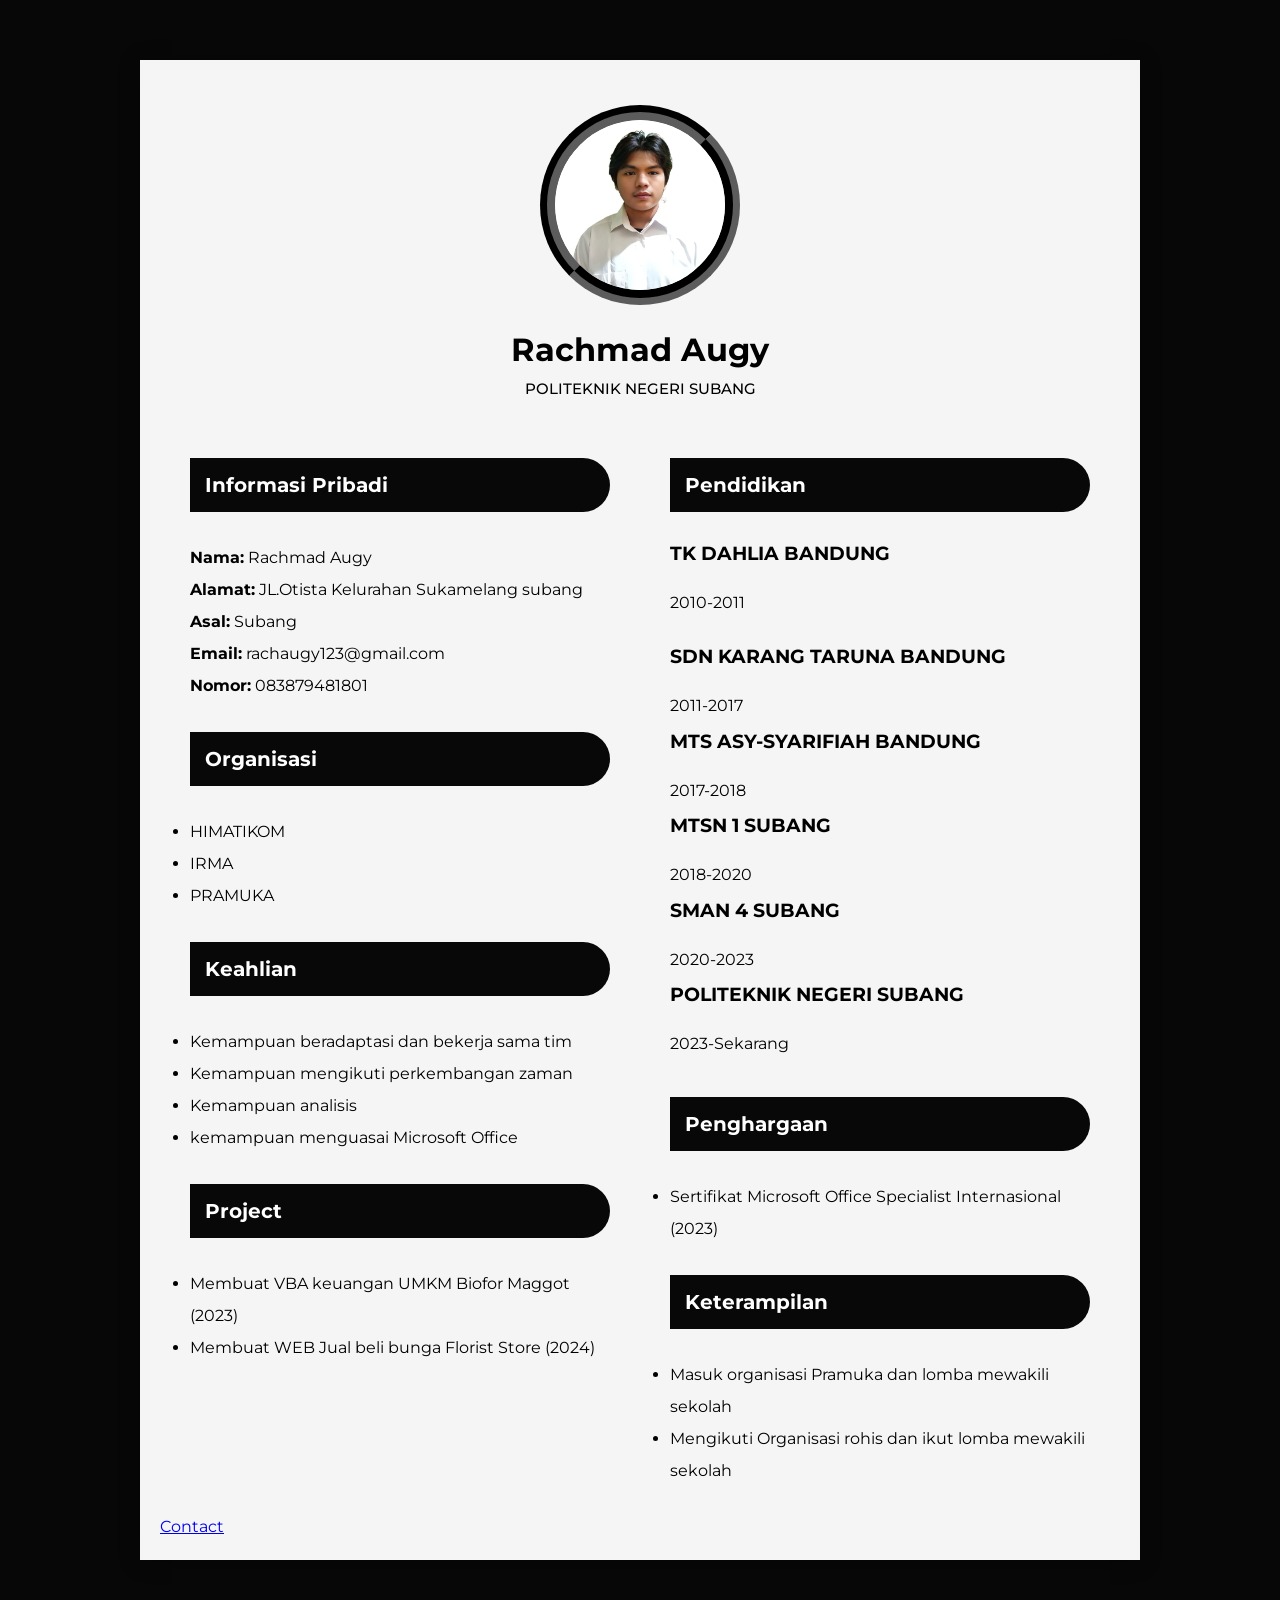
<file: index.html>
<!DOCTYPE html>
<html lang="en">
<!-- divinectorweb.com -->
<head>
    <meta charset="UTF-8"> 
    <meta http-equiv="X-UA-Compatible" content="IE=edge">
    <meta name="viewport" content="width=device-width, initial-scale=1.0">
    <title>CV Rachmad Augy</title>
    <link href="https://fonts.googleapis.com/css2?family=Montserrat:wght@400;500&display=swap" rel="stylesheet">
    <link rel="stylesheet" href="style.css">
</head>
<body>    
    <div class="container">
      <div class="header">
        <div class="img-area">
            <img src="fotoaugy.jpeg" alt="">
        </div>
        <h1>Rachmad Augy</h1>
        <h3>Politeknik Negeri Subang</h3>
      </div>

      <div class="main">
        <div class="left">
          <h2>Informasi Pribadi</h2>
          <p><strong>Nama:</strong> Rachmad Augy</p>
          <p><strong>Alamat:</strong> JL.Otista Kelurahan Sukamelang subang</p>
          <p><strong>Asal:</strong> Subang</p>
          <p><strong>Email:</strong> rachaugy123@gmail.com</p>
          <p><strong>Nomor:</strong> 083879481801</p>
          <h2>Organisasi</h2>
          <ul>
            <li>HIMATIKOM</li>
            <li>IRMA</li>
            <li>PRAMUKA</li>
          </ul>
          <h2>Keahlian</h2>
          <ul>
            <li>Kemampuan beradaptasi dan bekerja sama tim</li>
            <li>Kemampuan mengikuti perkembangan zaman</li>
            <li>Kemampuan analisis</li>
            <li>kemampuan menguasai Microsoft Office</li>
          </ul>
          <h2>Project</h2>
          <ul>
            <li>Membuat VBA keuangan UMKM Biofor Maggot (2023)</li>
            <li>Membuat WEB Jual beli bunga Florist Store (2024)</li>
          </ul>
        </div>
        
        <div class="right">
            <h2>Pendidikan</h2>
            <h3>TK DAHLIA BANDUNG</h3>
            <p>2010-2011</p> <br>
            <h3>SDN KARANG TARUNA BANDUNG</h3>
            <p>2011-2017</p>
            <h3>MTS ASY-SYARIFIAH BANDUNG</h3>
            <P>2017-2018</P>
            <h3>MTSN 1 SUBANG</h3>
            <p>2018-2020</p>
            <h3>SMAN 4 SUBANG</h3>
            <p>2020-2023</p>
            <h3>POLITEKNIK NEGERI SUBANG</h3>
            <p>2023-Sekarang</p>

            <h2>Penghargaan</h2>
            <ul>
              <li>Sertifikat Microsoft Office Specialist Internasional (2023)</li>
            </ul>

            <h2>Keterampilan</h2>
            <ul>
              <li>Masuk organisasi Pramuka dan lomba mewakili sekolah</li>
              <li>Mengikuti Organisasi rohis dan ikut lomba mewakili sekolah</li>
            </ul>
        </div>
      </div>
      <p><a href="contact.html">Contact</a></p>
    </div>
</body>
</html>
</file>
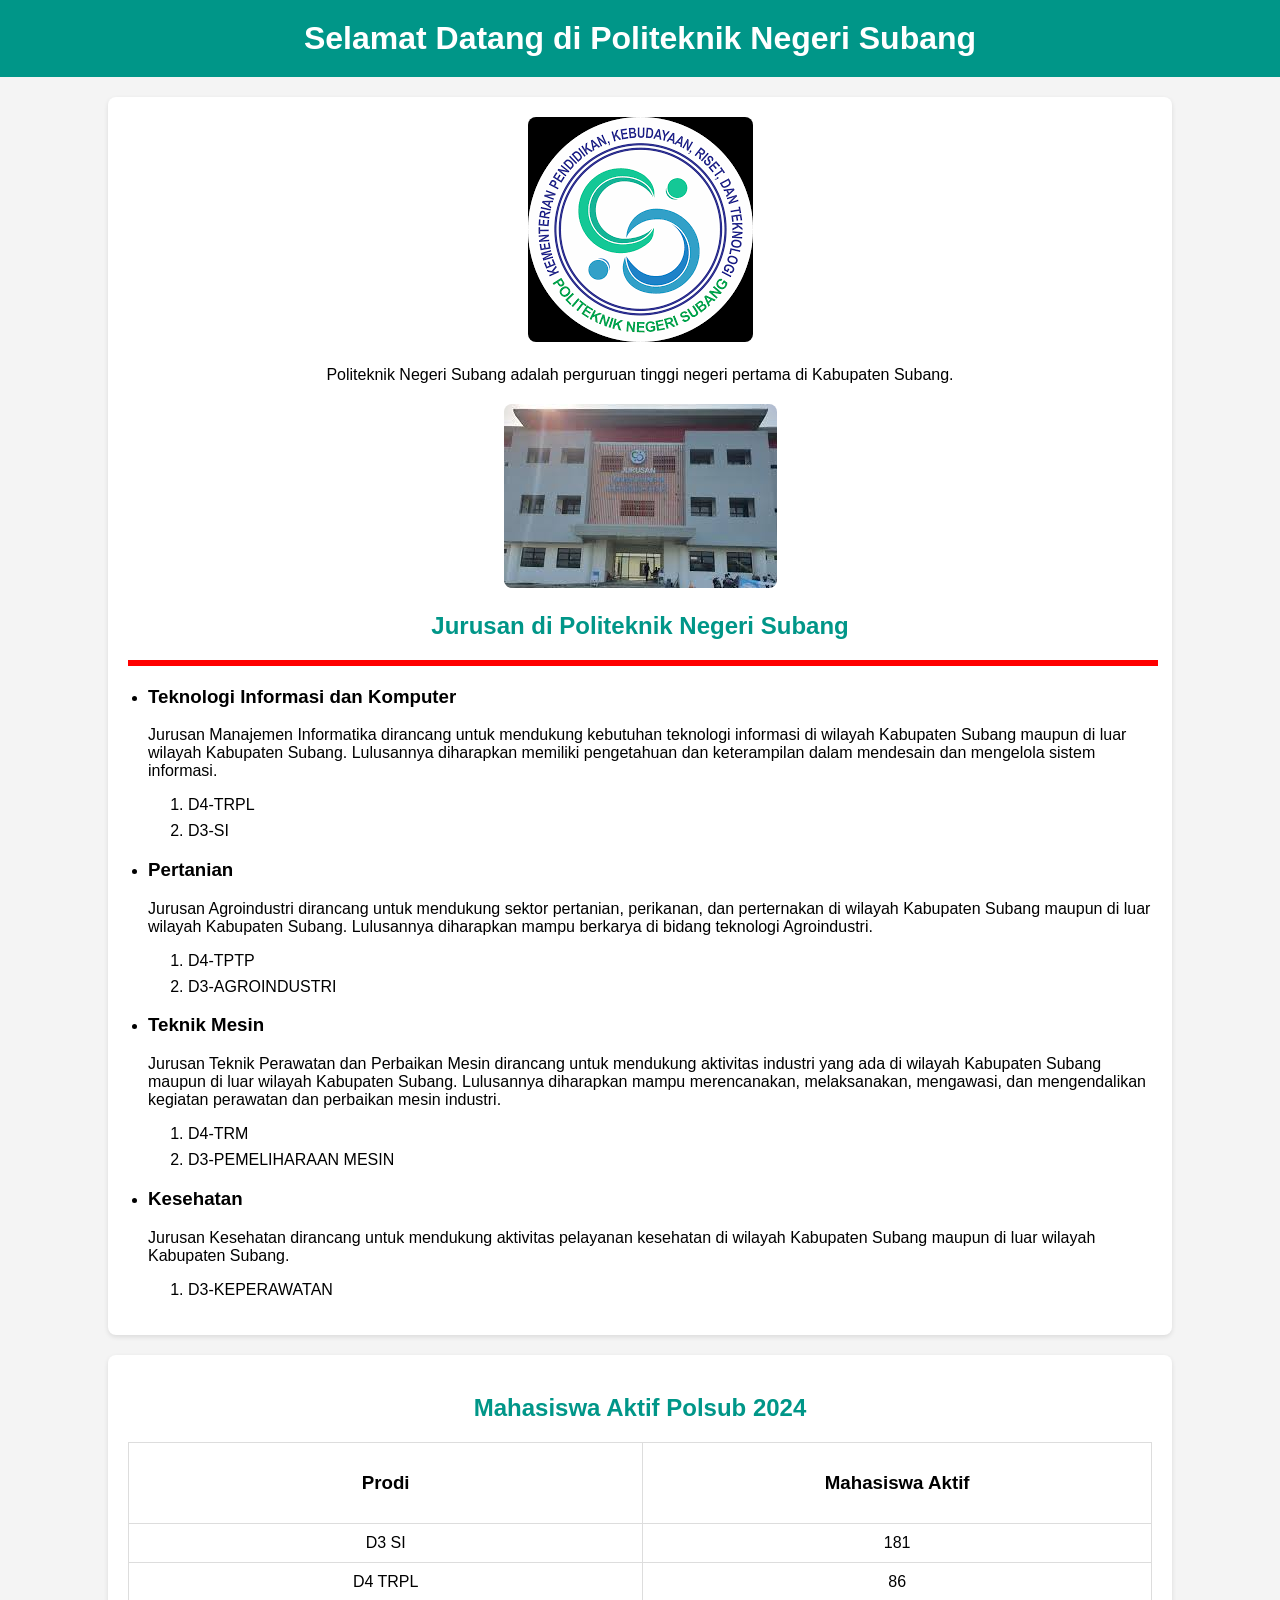
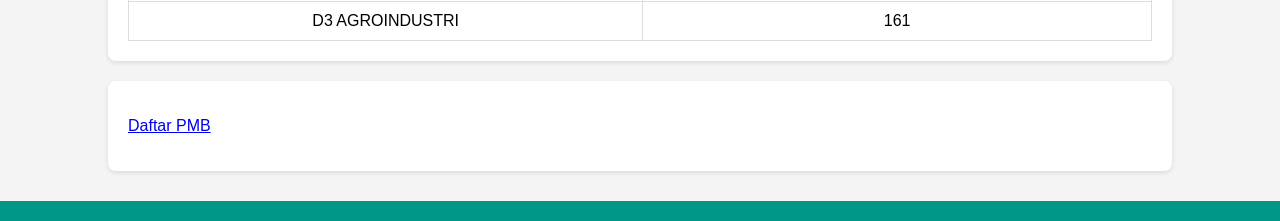
<file: pertemuan1/index.html>
<!DOCTYPE html>
<html lang="en"> 
    <head>
        <meta charset="UTF-8">
        <meta name="viewport" content="width=device-width, initial-scale=1.0">
        <title>Latihan 1 - Politeknik Negeri Subang</title>
        <style>
            body {
                font-family: Arial, sans-serif;
                margin: 0;
                padding: 0;
                background-color: #f4f4f4;
            }

            header {
                text-align: center;
                background-color: #009688;
                color: white;
                padding: 20px 0;
            }

            header h1 {
                margin: 0;
            }

            .container {
                width: 80%;
                margin: 20px auto;
                padding: 20px;
                background-color: white;
                box-shadow: 0 2px 5px rgba(0, 0, 0, 0.1);
                border-radius: 8px;
            }

            img {
                max-width: 100%;
                height: auto;
                border-radius: 8px;
            }

            .content {
                text-align: center;
                line-height: 1.6;
            }

            h2 {
                color: #009688;
                font-size: 24px;
                text-align: center;
            }

            ul {
                padding-left: 20px;
            }

            ol {
                padding-left: 40px;
            }

            li {
                margin-bottom: 8px;
            }

            .link img {
                border-radius: 8px;
                transition: transform 0.3s ease;
            }

            .link img:hover {
                transform: scale(1.05);
            }

            table {
                width: 100%;
                margin-top: 20px;
                border-collapse: collapse;
            }

            th, td {
                padding: 10px;
                text-align: center;
                border: 1px solid #ddd;
            }

            th {
                background-color: #009688;
                color: white;
            }

            footer {
                text-align: center;
                padding: 10px 0;
                background-color: #009688;
                color: white;
                margin-top: 30px;
            }
        </style>
    </head>
    <body>
        <header>
            <h1>Selamat Datang di Politeknik Negeri Subang</h1>
        </header>

        <div class="container" >
            <div style="text-align: center;">
                <img src="/asset/polsub.png" height="300px" alt="Logo Politeknik Negeri Subang" >
                <p class="content">Politeknik Negeri Subang adalah perguruan tinggi negeri pertama di Kabupaten Subang.</p>
            </div>
            <div style="text-align: center;">
                <div class="link">
                    <a href="https://polsub.ac.id/" target="_blank">
                        <img src="/asset/JMI.jpg" height="300px" alt="Kunjungi website kami!">
                    </a>
                </div>
            </div>

            <h2>Jurusan di Politeknik Negeri Subang</h2>
            <hr style="width: 100%; margin: 20px auto; border: 3px solid red;">

            <ul>
                <li>
                    <h3>Teknologi Informasi dan Komputer</h3>
                    <p>Jurusan Manajemen Informatika dirancang untuk mendukung kebutuhan teknologi informasi di wilayah Kabupaten Subang maupun di luar wilayah Kabupaten Subang. Lulusannya diharapkan memiliki pengetahuan dan keterampilan dalam mendesain dan mengelola sistem informasi.</p>
                    <ol>
                        <li>D4-TRPL</li>
                        <li>D3-SI</li>
                    </ol>
                </li>

                <li>
                    <h3>Pertanian</h3>
                    <p>Jurusan Agroindustri dirancang untuk mendukung sektor pertanian, perikanan, dan perternakan di wilayah Kabupaten Subang maupun di luar wilayah Kabupaten Subang. Lulusannya diharapkan mampu berkarya di bidang teknologi Agroindustri.</p>
                    <ol>
                        <li>D4-TPTP</li>
                        <li>D3-AGROINDUSTRI</li>
                    </ol>
                </li>

                <li>
                    <h3>Teknik Mesin</h3>
                    <p>Jurusan Teknik Perawatan dan Perbaikan Mesin dirancang untuk mendukung aktivitas industri yang ada di wilayah Kabupaten Subang maupun di luar wilayah Kabupaten Subang. Lulusannya diharapkan mampu merencanakan, melaksanakan, mengawasi, dan mengendalikan kegiatan perawatan dan perbaikan mesin industri.</p>
                    <ol>
                        <li>D4-TRM</li>
                        <li>D3-PEMELIHARAAN MESIN</li>
                    </ol>
                </li>

                <li>
                    <h3>Kesehatan</h3>
                    <p>Jurusan Kesehatan dirancang untuk mendukung aktivitas pelayanan kesehatan di wilayah Kabupaten Subang maupun di luar wilayah Kabupaten Subang.</p>
                    <ol>
                        <li>D3-KEPERAWATAN</li>
                    </ol>
                </li>
            </ul>
        </div>

        <div class="container">
            <h2>Mahasiswa Aktif Polsub 2024</h2>
            <table>
                <tr>
                    <td><h3>Prodi</h3></td>
                    <td><h3>Mahasiswa Aktif</h3></td>
                </tr>
                <tr>
                    <td>D3 SI</td>
                    <td>181</td>
                </tr>
                <tr>
                    <td>D4 TRPL</td>
                    <td>86</td>
                </tr>
                <tr>
                    <td>D3 AGROINDUSTRI</td>
                    <td>161</td>
                </tr>
            </table>
        </div>

        <div class="container">
            <p><a href="FormulirPendaftaranOnline.html">Daftar PMB</a></p>
        </div>

        <footer>
        </footer>
    </body>
</html>
</file>
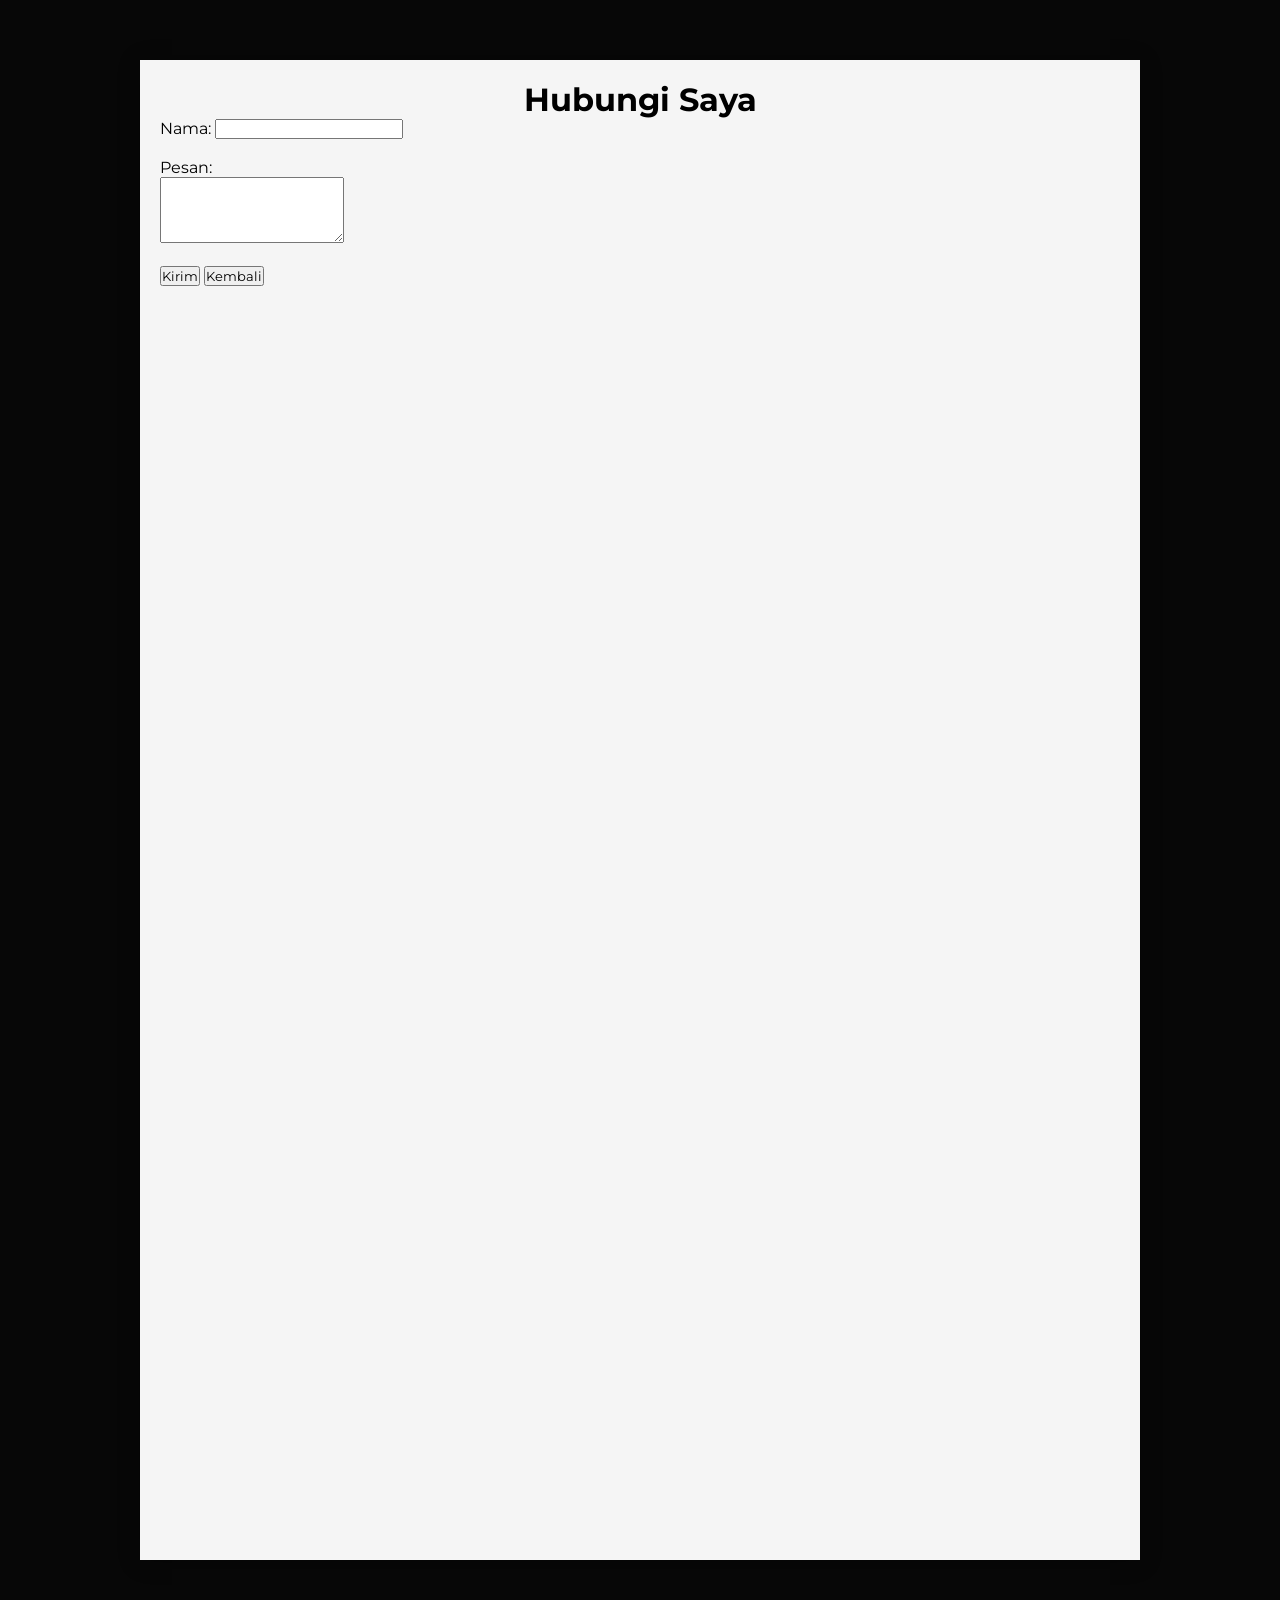
<file: contact.html>
<!DOCTYPE html>
<html lang="id">
<head>
    <meta charset="UTF-8">
    <meta name="viewport" content="width=device-width, initial-scale=1.0">
    <title>Kontak - Rachmad Augy</title>
    <link href="https://fonts.googleapis.com/css2?family=Montserrat:wght@400;500&display=swap" rel="stylesheet">
    <link rel="stylesheet" href="style.css">
</head>
<body>
    <div class="container">
    <h1 style="text-align: center;">Hubungi Saya</h1>
    <form action="mailto:emailanda@example.com" method="post">
        <label for="nama">Nama:</label>
        <input type="text" id="nama" name="nama" required><br><br>
 
        <label for="pesan">Pesan:</label><br>
        <textarea id="pesan" name="pesan" rows="4" required></textarea><br><br>
 
        <input type="submit" value="Kirim">
        <a href="index.html"><button type="button">Kembali</button></a>
    </form>
    </div>
</body>
</html>
</file>
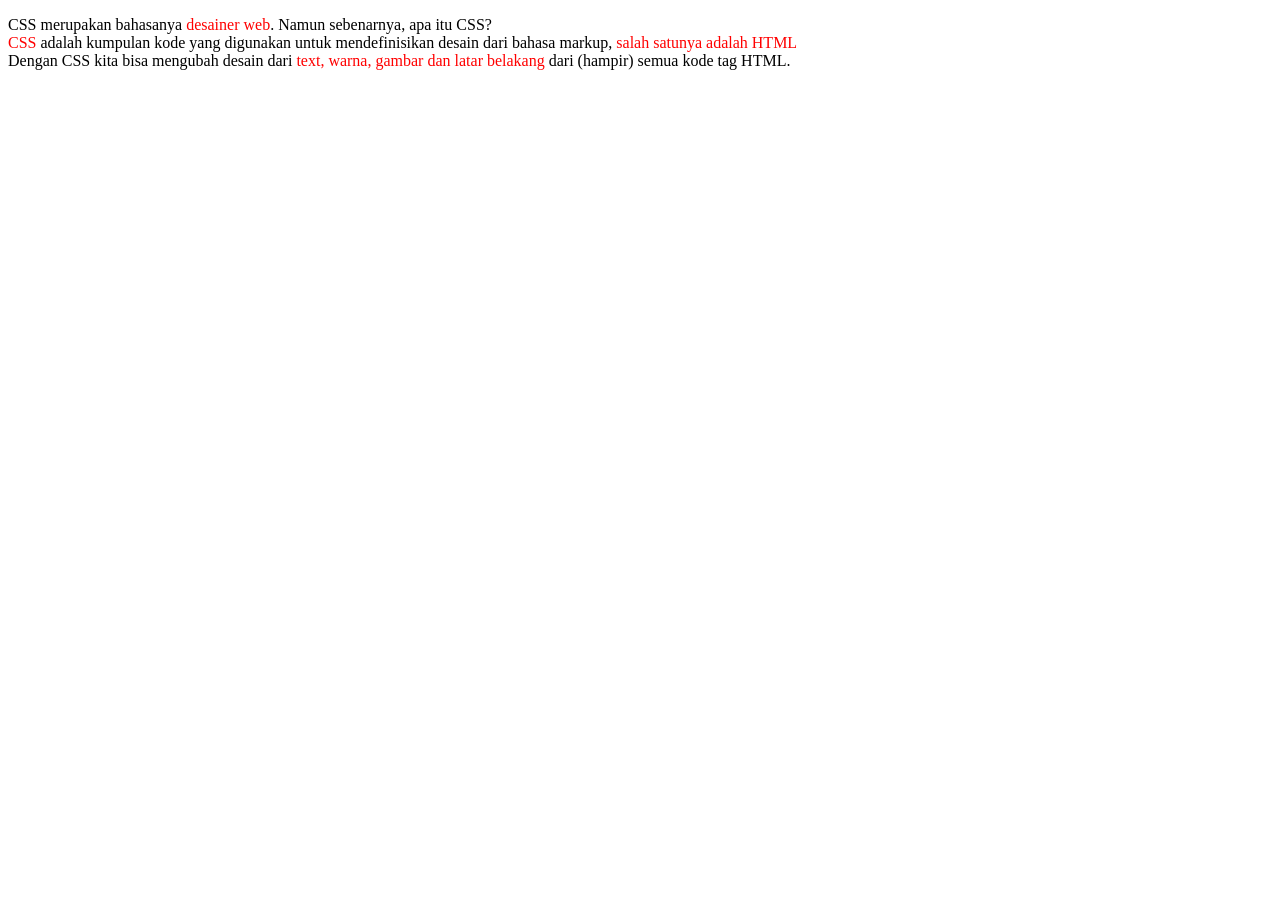
<file: Latihan2.1.html>
<!DOCTYPE html>
<html>
    <head>
        <title>Test Tag Font HTML</title>
    </head>
    <body>
        <p>
            CSS merupakan bahasanya <font color="red">desainer web</font>.
            Namun sebenarnya, apa itu CSS?
            <br/>
            <font color = "red">CSS</font> adalah kumpulan kode yang digunakan untuk mendefinisikan desain dari bahasa markup,
            <font color="red">salah satunya adalah HTML</font>
            <br/>
            Dengan CSS kita bisa mengubah desain dari
            <font color="red">text, warna, gambar dan latar belakang</font>
            dari (hampir) semua kode tag HTML.
        </p>
    </body>
</html>
</file>
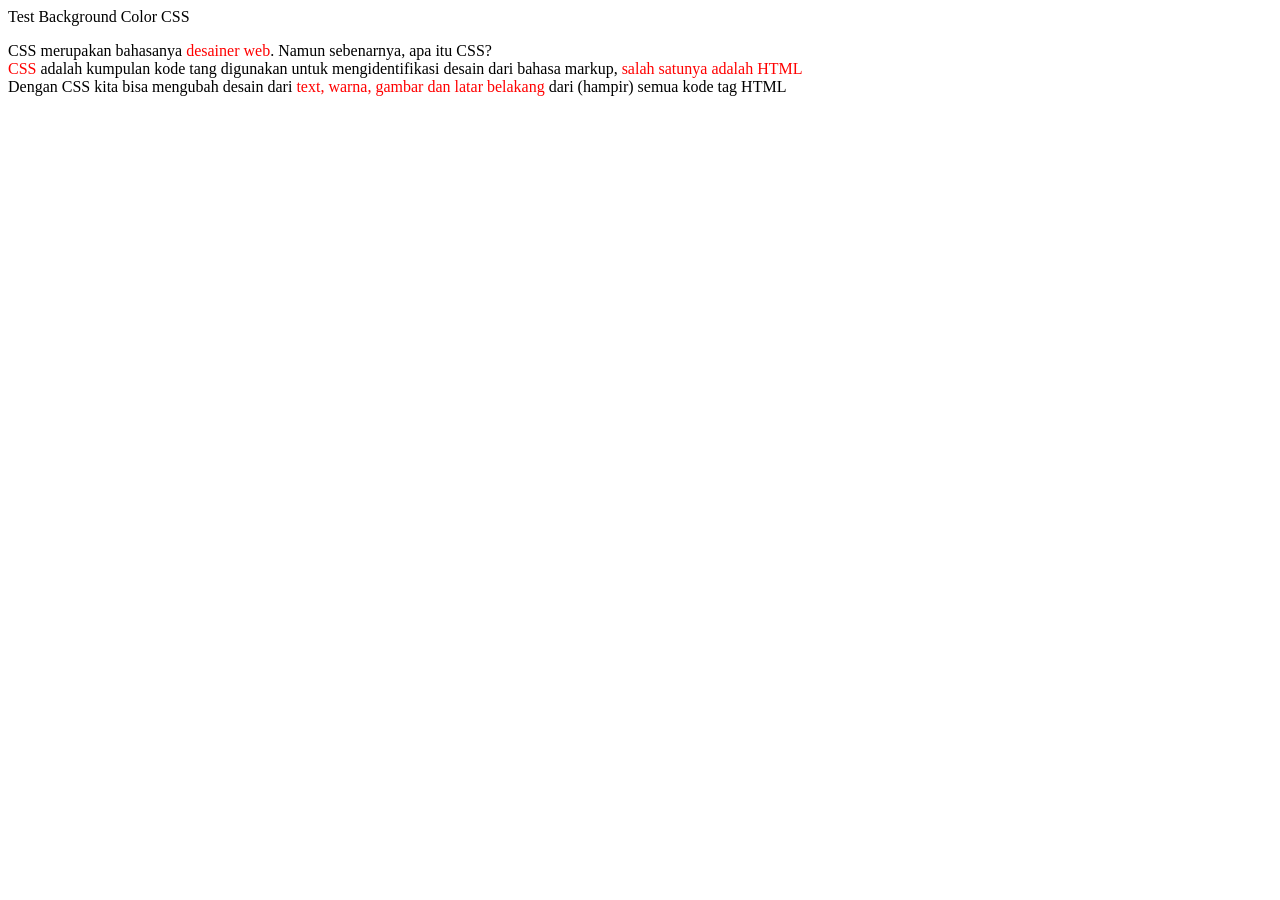
<file: Latihan2.2.html>
<!DOCTYPE html>
<html lang="en">
<head>
<tittle>Test Background Color CSS</tittle>
<style type="text/css">
    .warna {
        color: red;
    }
</style>
</head>
<body>
    <p>
        CSS merupakan bahasanya <span class=warna>desainer web</span>. 
        Namun sebenarnya, apa itu CSS?
        <br/>
        <span class=warna>CSS </span> adalah kumpulan kode tang digunakan untuk mengidentifikasi desain dari bahasa markup,
        <span class=warna>salah satunya adalah HTML</span>
        <br/>
        Dengan CSS kita bisa mengubah desain dari 
        <span class=warna> text, warna, gambar dan latar belakang</span>
        dari (hampir) semua kode tag HTML
    </p>
</body>
</html>
</file>
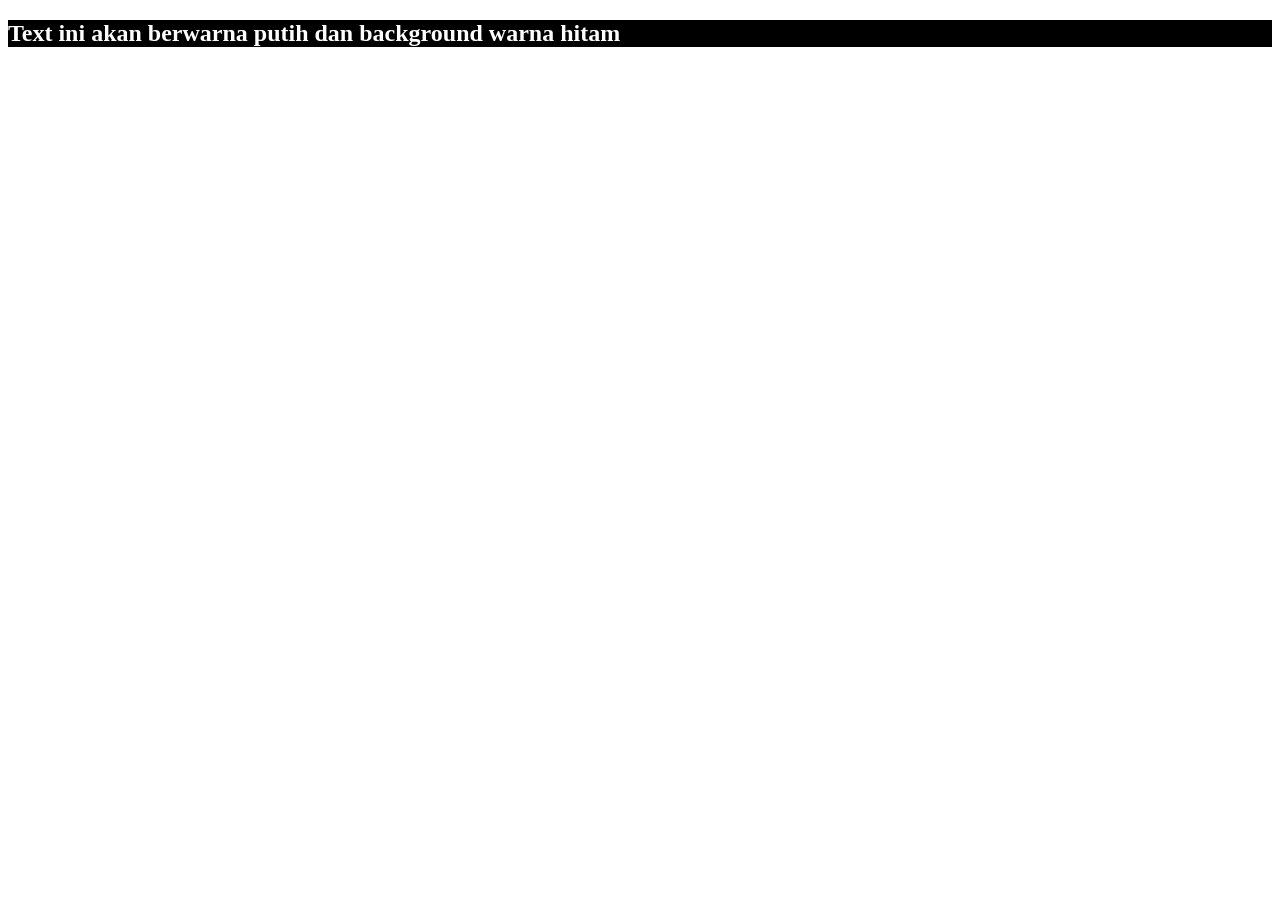
<file: Latihan2.3.html>
<!DOCTYPE html>
<html>
    <head>
        <title>Contoh Inline Style CSS</title>
    </head>
    <body>
        <h2 style="background-color: black; color: white" >Text ini akan berwarna putih dan background warna hitam</h2>
    </body>
</html>
</file>
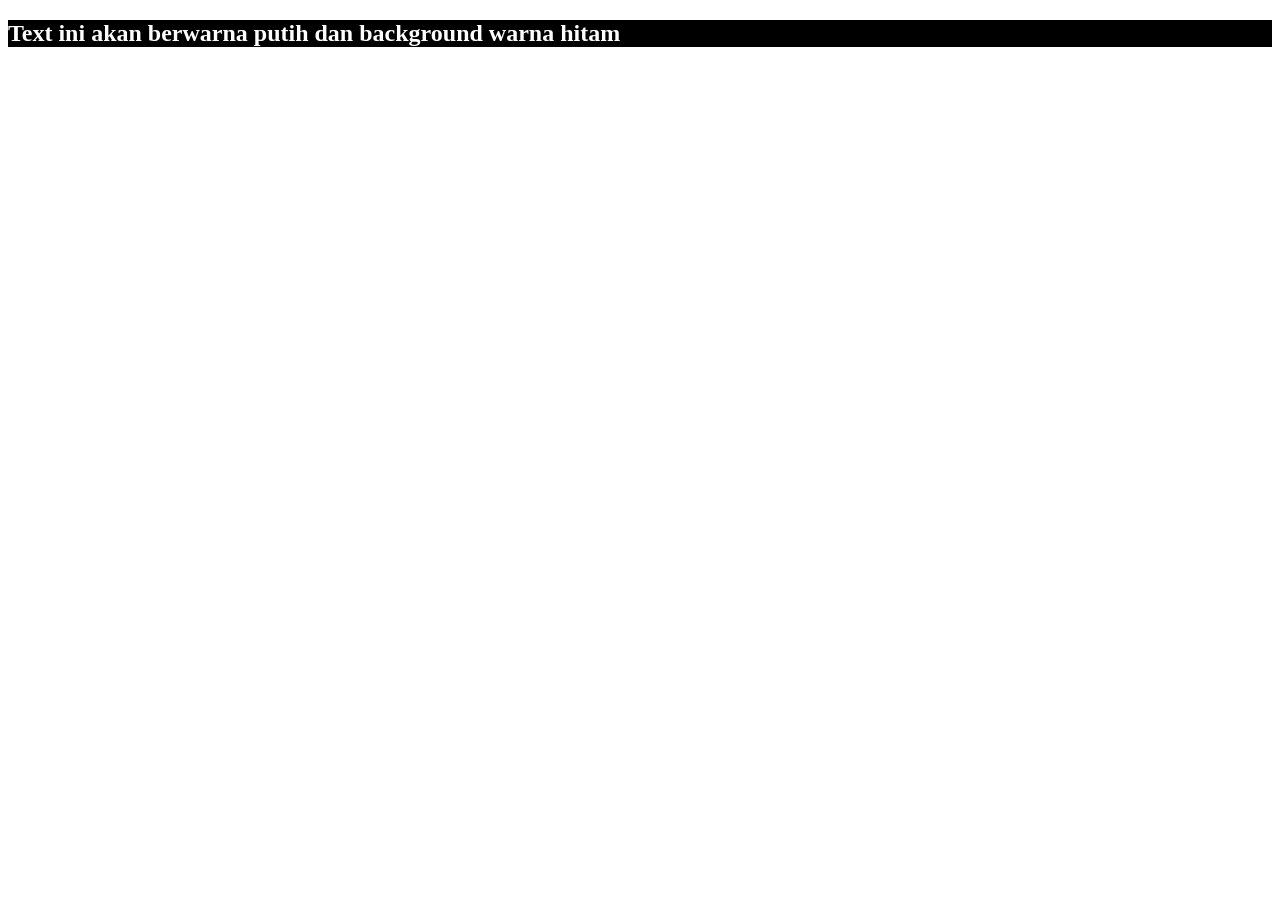
<file: Latihan2.4.html>
<!DOCTYPE html>
<html>
    <head>
        <title>Contoh Inline Style CSS</title>
        <style type="text/css">
            h2 {
                background-color: black;
                color: white;
            }
        </style>
    </head>
    <body>
        <h2>
            Text ini akan berwarna putih dan background warna hitam
        </h2>
    </body>
</html>
</file>
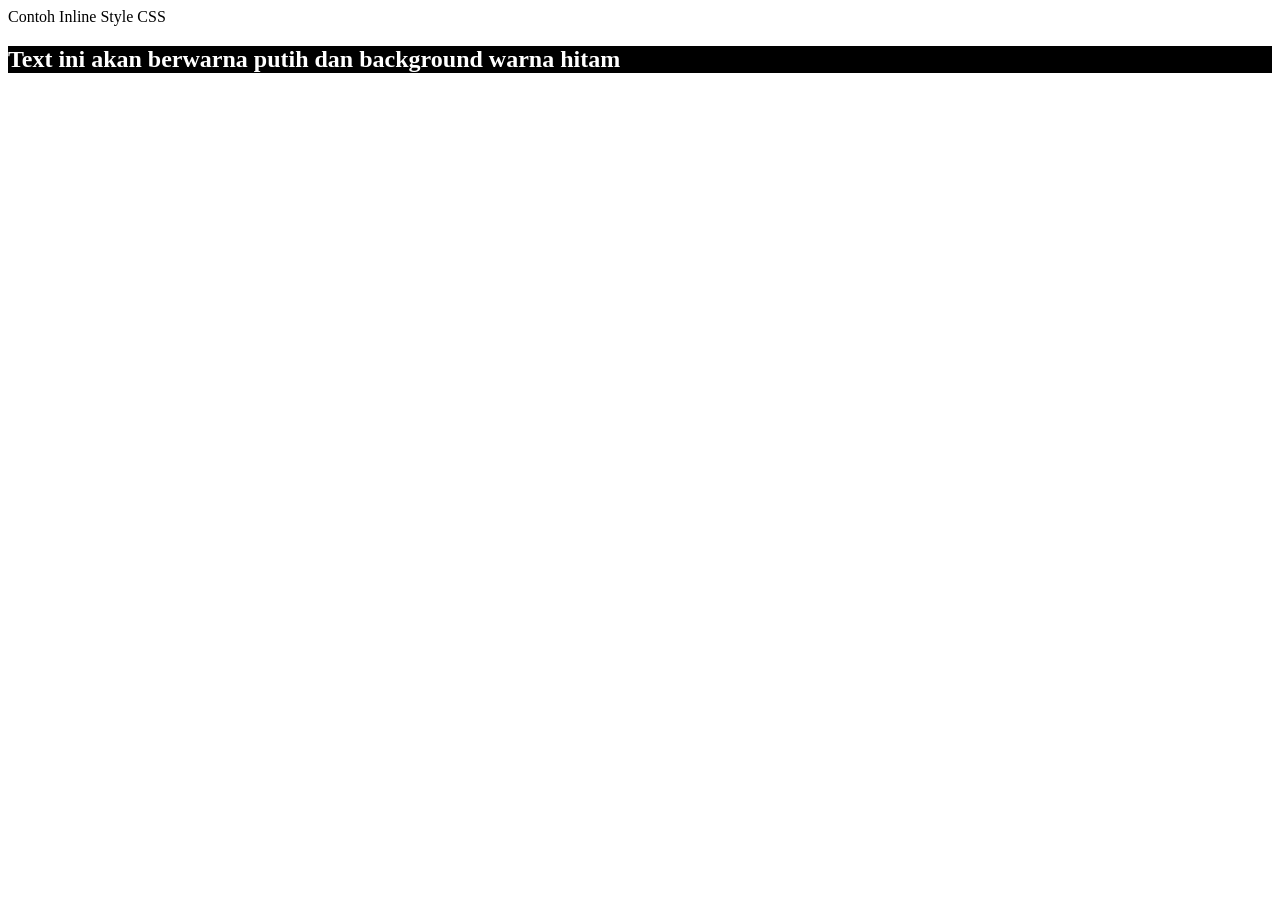
<file: Latihan2.5.html>
<!DOCTYPE html>
<html lang="id">
<head>
    <meta charset="UTF-8">
    <meta name="viewport" content="width=device-width, initial-scale=1.0">
    <tittle>Contoh Inline Style CSS</tittle>
    <style type="text/css">
        @import url(belajar.css);
    </style>
</head>
<body>
     <h2>
        Text ini akan berwarna putih dan background warna hitam
     </h2>
</body>
</html>
</file>
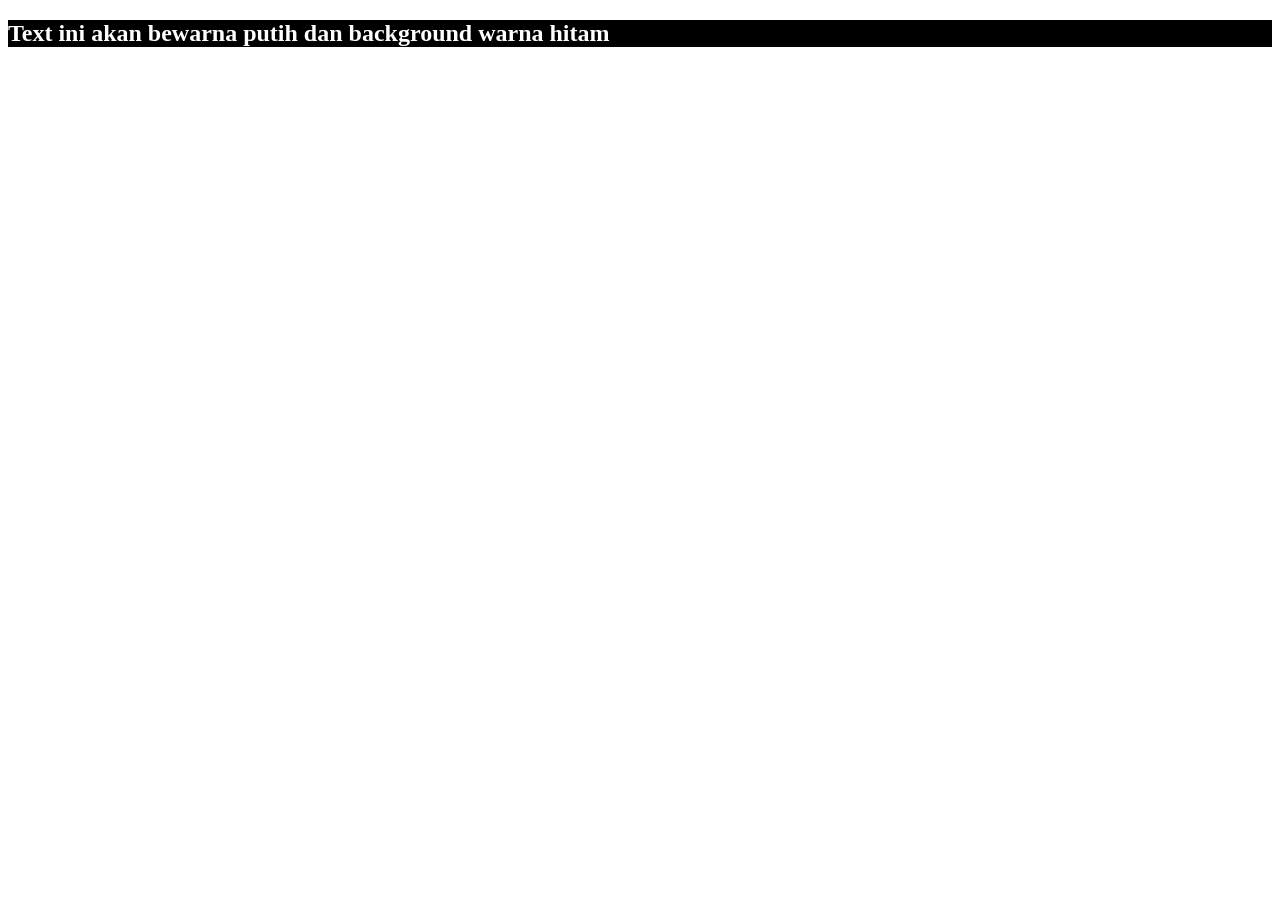
<file: Latihan2.6.html>
<!DOCTYPE html>
<html>
<head>
    <title>Contoh Inline Style CSS</title>
    <link rel="stylesheet" type="text/css" href="belajar.css">
</head>
<body>
    <h2>
        Text ini akan bewarna putih dan background warna hitam
    </h2>
</body>
</html>
</file>
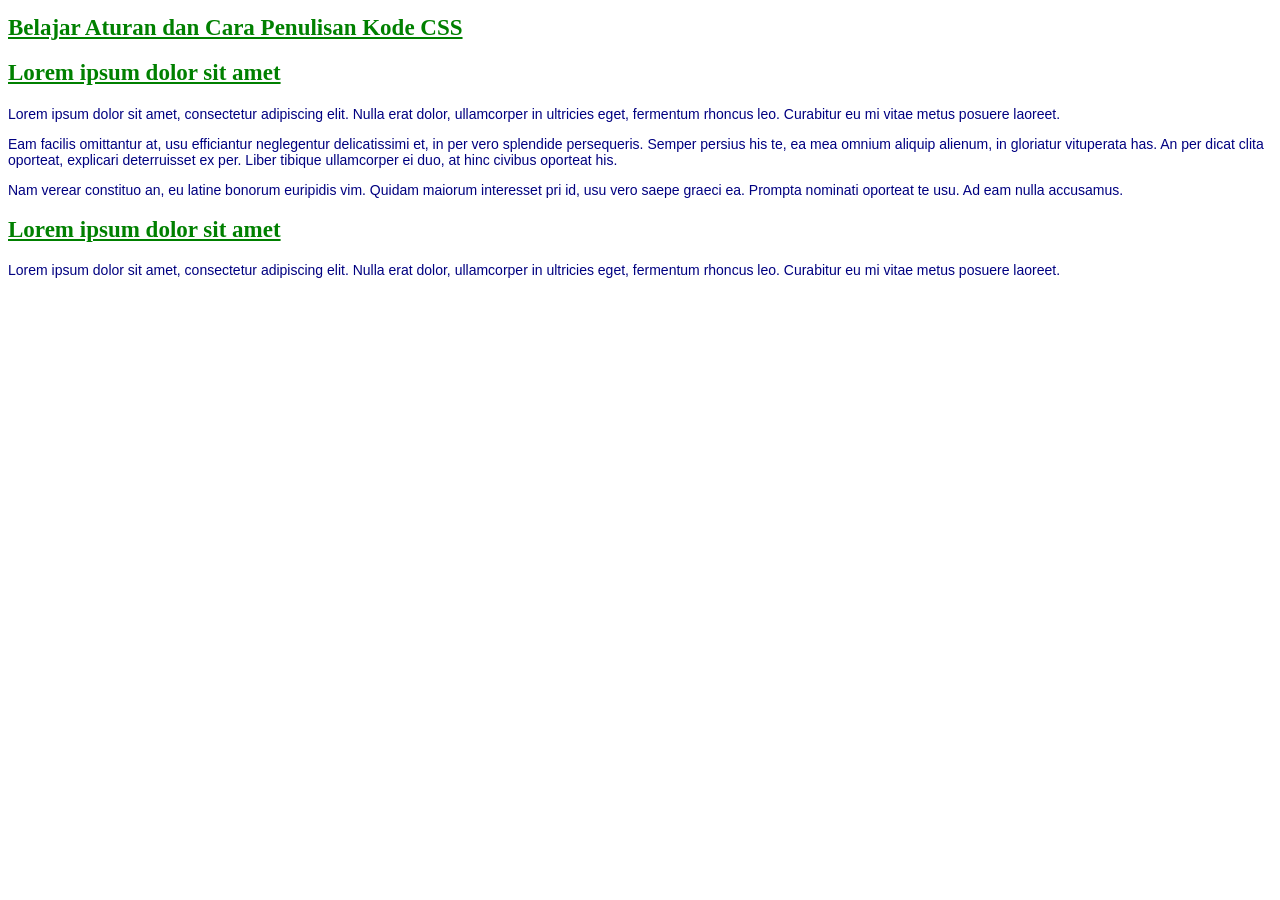
<file: Latihan2.7.html>
<!DOCTYPE html>
<html>
<head>
    <title>Belajar Penulisan CSS</title>
    <style type="text/css">
        body {
            font-size: 14px;
            color: navy;
        }
        
        p {
            font-family: calibri, helvetica, sans-serif;
        }
        
        h1, h2 {
            text-decoration: underline;
            font-size: 23px;
            color: green;
        }
    </style>
</head>
<body>
    <h1>Belajar Aturan dan Cara Penulisan Kode CSS</h1>

    <h2>Lorem ipsum dolor sit amet</h2>
    <p>Lorem ipsum dolor sit amet, consectetur adipiscing elit. 
    Nulla erat dolor, ullamcorper in ultricies eget, fermentum rhoncus leo. 
    Curabitur eu mi vitae metus posuere laoreet.</p>

    <p>Eam facilis omittantur at, usu efficiantur neglegentur delicatissimi et, 
    in per vero splendide persequeris. Semper persius his te, ea mea omnium aliquip alienum, 
    in gloriatur vituperata has. An per dicat clita oporteat, explicari deterruisset ex per. 
    Liber tibique ullamcorper ei duo, at hinc civibus oporteat his.</p>

    <p>Nam verear constituo an, eu latine bonorum euripidis vim. Quidam maiorum interesset 
    pri id, usu vero saepe graeci ea. Prompta nominati oporteat te usu. 
    Ad eam nulla accusamus.</p>

    <h2>Lorem ipsum dolor sit amet</h2>
    <p>Lorem ipsum dolor sit amet, consectetur adipiscing elit. Nulla erat dolor, ullamcorper 
    in ultricies eget, fermentum rhoncus leo. Curabitur eu mi vitae metus posuere laoreet.</p>
</body>
</html>
</file>
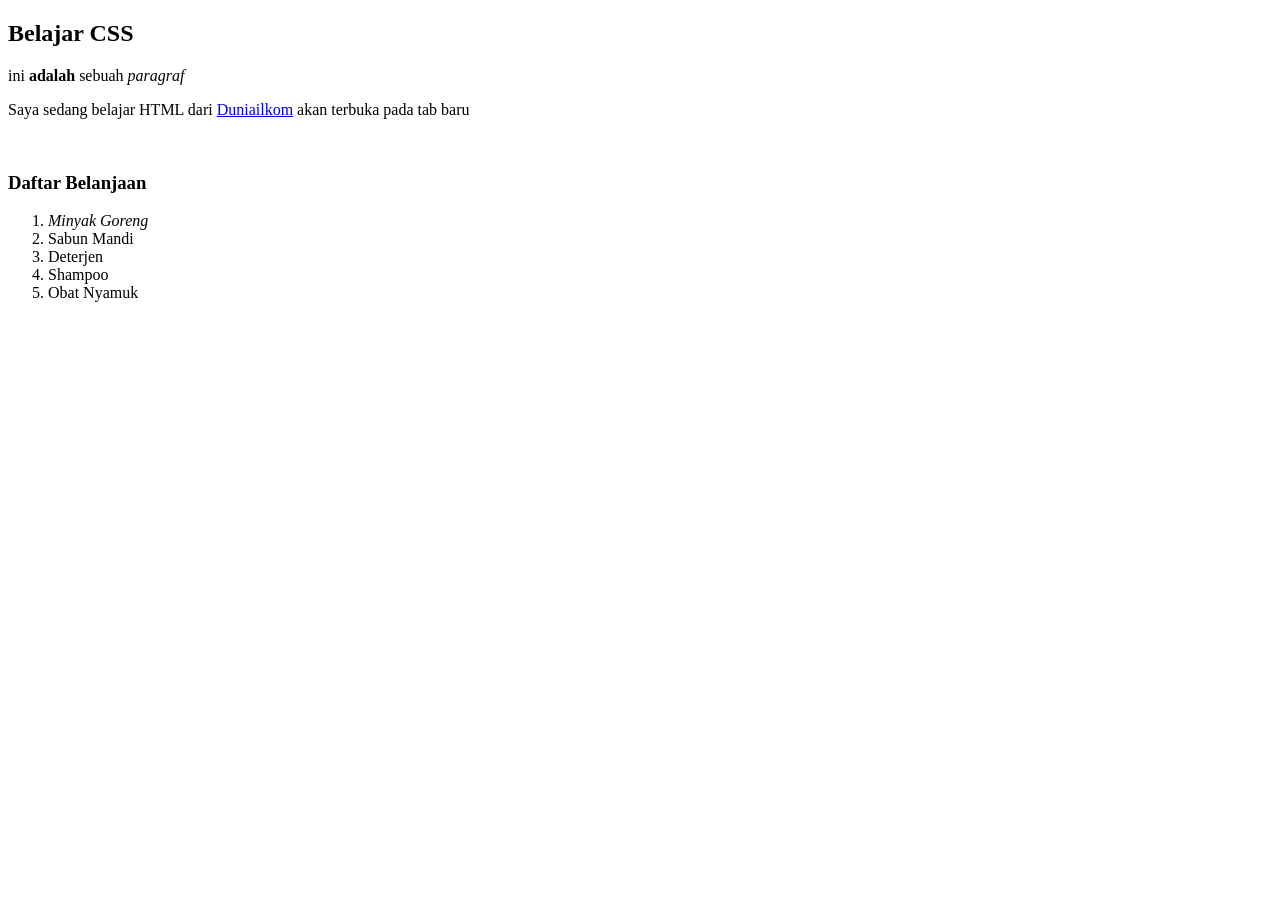
<file: Latihan2.8.html>
<!DOCTYPE html>
<html>
    <head>
        <title>Belajar CSS</title>
        <style type="text/css"></style>
    </head>
    <body>
        <h2 class="judul">Belajar CSS</h2>
        <P>ini <strong>adalah</strong> sebuah <em>paragraf</em> </P>
        <p id="belajar_html" class="paragraf" >Saya sedang belajar HTML dari <a href="https://www.duniailkom.com" target="_blank">Duniailkom</a> akan terbuka pada tab baru</p>
        <br />
        <h3 class="judul subheader">Daftar Belanjaan</h3>
        <ol>
            <li><em>Minyak Goreng</em></li>
            <li>Sabun Mandi</li>
            <li>Deterjen</li>
            <li>Shampoo</li>
            <li>Obat Nyamuk</li>
        </ol>
    </body>
</html>
</file>
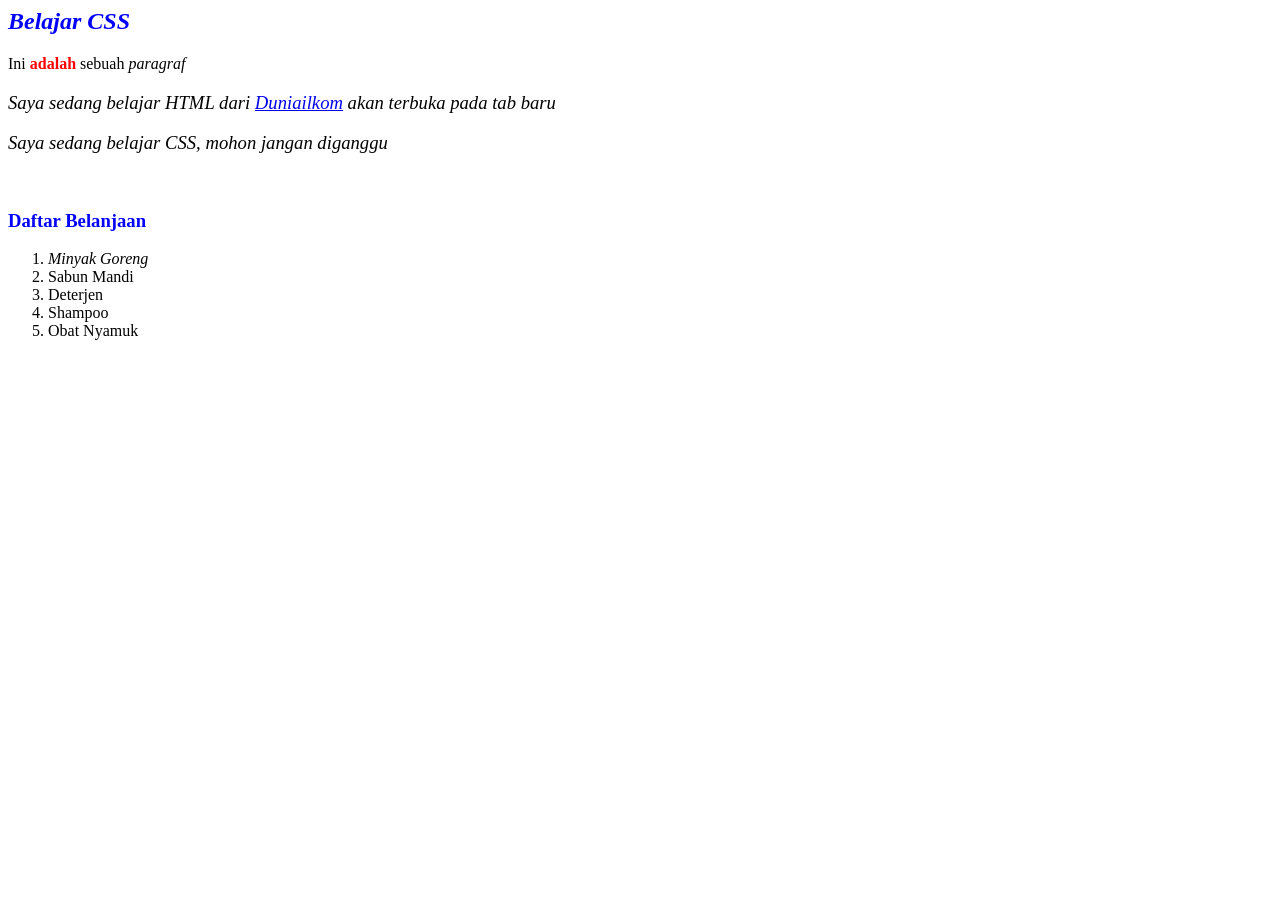
<file: Latihan2.9.html>
<html>
<head>
    <title>Belajar CSS</title>
    
    <style type="text/css">
        h2, h3 {
            color: blue;
        }
        p strong {
            color: red;
        }
        h2.judul, .paragraf {
            font-style: italic;
        }
        #belajar_html, p#belajar_css, h3.subheader {
            font-size: 14pt;
        }
    </style>
</head>
<body>
    <h2 class="judul">Belajar CSS</h2>
    <p>Ini <strong>adalah</strong> sebuah <em>paragraf</em></p>
    <p id="belajar_html" class="paragraf">Saya sedang belajar HTML dari <a href="https://www.duniailkom.com" target="_blank">Duniailkom</a> akan terbuka pada tab baru</p>
    <p id="belajar_css" class="paragraf">Saya sedang belajar CSS, mohon jangan diganggu</p>
    <br>
    <h3 class="judul subheader">Daftar Belanjaan</h3>
    <ol>
        <li><em>Minyak Goreng</em></li>
        <li>Sabun Mandi</li>
        <li>Deterjen</li>
        <li>Shampoo</li>
        <li>Obat Nyamuk</li>
    </ol>
</body>
</html>
</file>
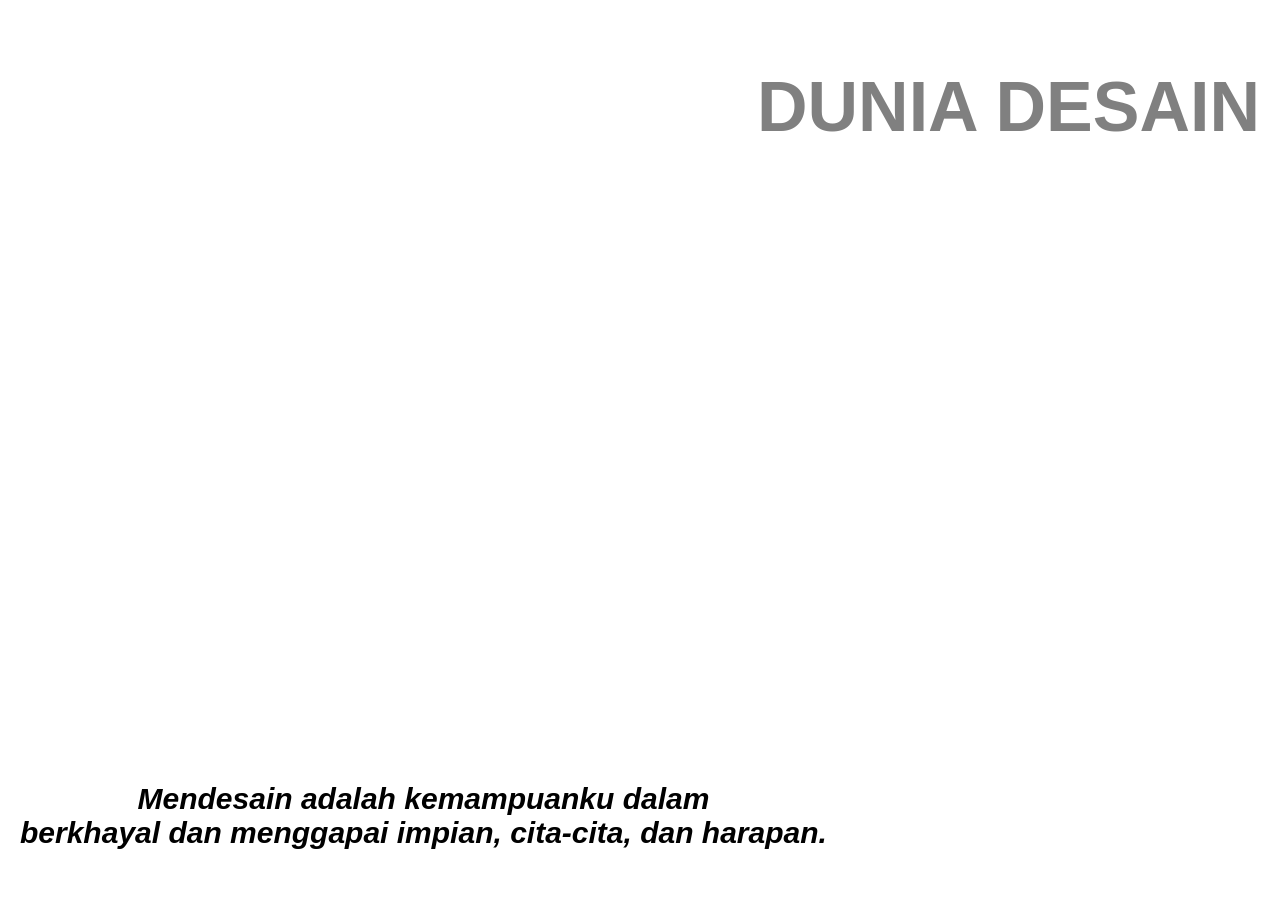
<file: LatihanPraktikum.html>
<!DOCTYPE html>
<head>
    <title>Dunia Desain</title>
    <link rel="stylesheet" href="styles.css">
</head>
<body>
    <h1 class="title">DUNIA DESAIN</h1>
    <p class="description">
        <i>Mendesain adalah kemampuanku dalam <br> berkhayal dan menggapai impian, cita-cita, dan harapan.</i>
    </p>
</body>
</html>
</file>
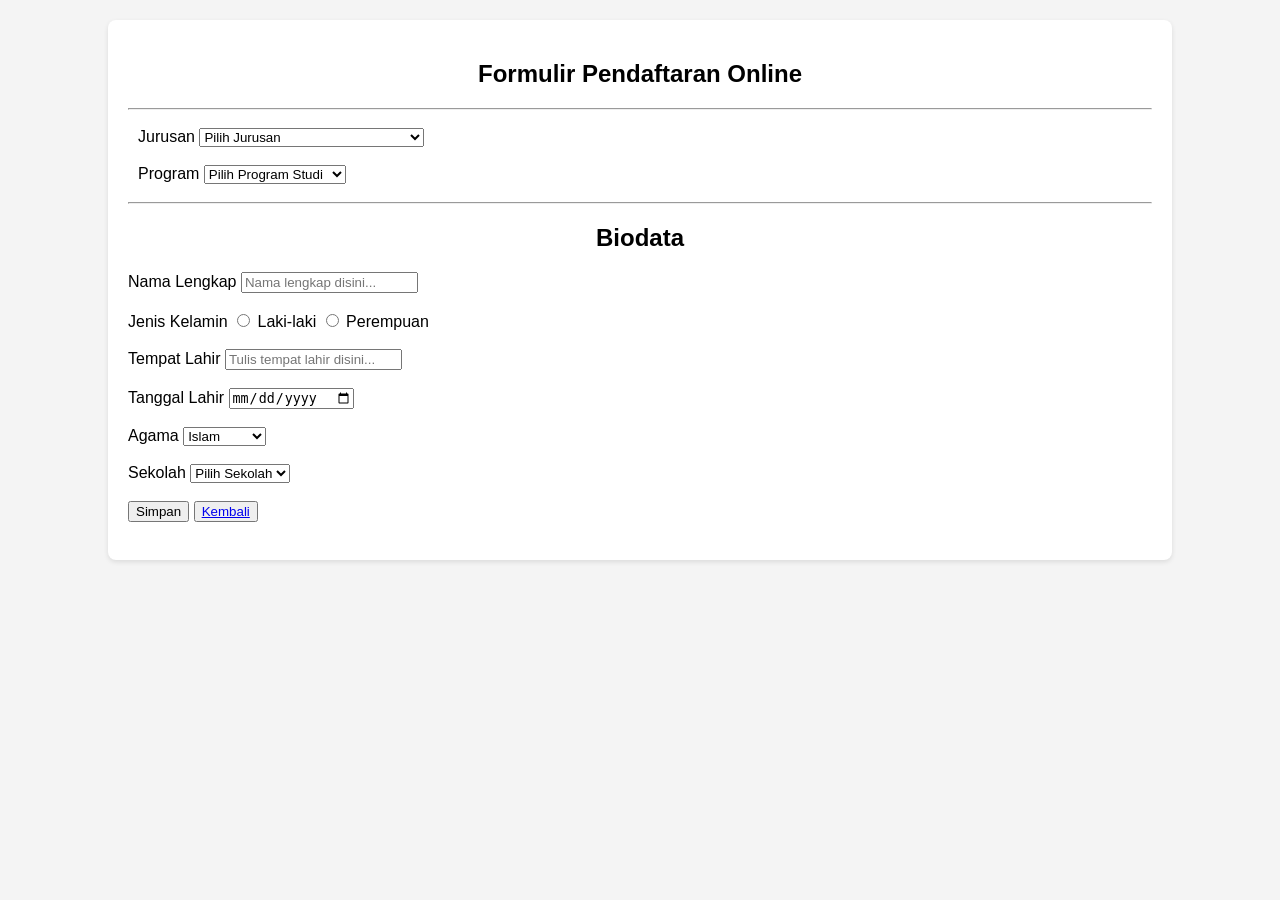
<file: pertemuan1/FormulirPendaftaranOnline.html>
<!DOCTYPE html>
<html lang="en">
 
<head>
    <meta charset="UTF-8">
    <meta name="viewport" content="width=device-width, initial-scale=1.0">
    <title>Formulir Pendaftaran Online</title>
</head>

<style>
    .container {
        width: 80%;
        margin: 20px auto;
        padding: 20px;
        background-color: white;
        box-shadow: 0 2px 5px rgba(0, 0, 0, 0.1);
        border-radius: 8px;
    }
    body {
        font-family: Arial, sans-serif;
        margin: 0;
        padding: 0;
        background-color: #f4f4f4;
    }
</style>

<div class="container">
<body>
    <div style="text-align: center;"><h2>Formulir Pendaftaran Online</h2></div>
    <hr>
 
    <form>
        <div style="padding: 10px;">
        <label for="program-kuliah">Jurusan</label>
        <select id="program-kuliah" name="program-kuliah">
            <option value="" disabled selected>Pilih Jurusan</option>
            <option value="TI">Teknologi Informasi dan Komputer</option>
            <option value="Keperawatan">Keperawatan</option>
            <option value="Pertanian">Pertanian</option>
            <option value="TeknikMesin">Teknik Mesin</option>
        </select><br><br>

        <label for="program">Program</label>
        <select id="program" name="program">
            <option value="" disabled selected>Pilih Program Studi</option>
            <option value="D3_SI">D3 Sistem Informasi</option>
            <option value="D4_TRPL">D4 TRPL</option>
            <option value="D3_Agroindustri">D3 Agroindustri</option>
            <option value="D4_TPTP">D4 TPTP</option>
            <option value="D3_TM">D3 Teknik Mesin</option>
            <option value="D4_TRM">D4 TRM</option>
            <option value="D3_Keperawatan">D3 Keperawatan</option>
        </select>
        </div>
        <hr>
        <div style="text-align: center;"><h2>Biodata</h2></div>
 
        <label for="nama-lengkap">Nama Lengkap</label>
        <input type="text" id="nama-lengkap" name="nama-lengkap" placeholder="Nama lengkap disini..."><br><br>

        <label for="jenis-kelamin">Jenis Kelamin</label>
        <input type="radio" id="laki-laki" name="jenis-kelamin" value="Laki-laki">
        <label for="laki-laki">Laki-laki</label>
        <input type="radio" id="perempuan" name="jenis-kelamin" value="Perempuan">
        <label for="perempuan">Perempuan</label><br><br>
 
        <label for="tempat-lahir">Tempat Lahir</label>
        <input type="text" id="tempat-lahir" name="tempat-lahir" placeholder="Tulis tempat lahir disini..."><br><br>
 
        <label for="tanggal-lahir">Tanggal Lahir</label>
        <input type="date" id="tanggal-lahir" name="tanggal-lahir"><br><br>
 
        <label for="agama">Agama</label>
        <select id="agama" name="agama">
            <option value="Islam">Islam</option>
            <option value="Kristen">Kristen</option>
            <option value="Budha">Budha</option>
            <option value="Hindu">Hindu</option>
            <option value="Konghucu">Konghucu</option>
        </select><br><br>
 
        <label for="sekolah">Sekolah</label>
        <select id="sekolah" name="sekolah">
            <option value="">Pilih Sekolah</option>
        </select><br><br>
        <div>
            <button type="submit">Simpan</button>
            <button type="button"><a href="index.html">Kembali</a></button><br><br>
        </div>
        
    </form>
 
</body>
</div>
 
</html>
</file>
<file: style.css>
* {
	box-sizing: border-box;
	margin: 0;
	padding: 0;
	font-family: 'Montserrat', sans-serif;
}
body {
	background: #070707;
}
.container {
	background: #f5f5f5;
	max-width: 1000px;
	margin: 60px auto;
	height: 1500px;
	padding: 20px;
	box-shadow: 0 2px 20px rgba(0, 0, 0, 0.3);
}
.header {
	text-align: center;
}
.header h1 {
	margin-bottom: 10px;
}
.header h3 {
	text-transform: uppercase;
	font-size: 15px;
	font-weight: 500;
}
.img-area {
	width: 200px;
	height: 200px;
	border-radius: 50%;
	overflow: hidden;
	margin: 25px auto;
	border: 15px groove rgb(8, 8, 8);
}
.img-area img {
	width: 100%;
}
.main {
	display: flex;
	flex-wrap: wrap;
}
.left {
	flex: 1;
	padding: 30px;
}
.left p {
	line-height: 2;
}
.left ul li {
	line-height: 2;
}
h2 {
	background: #080808;
	padding: 15px;
	color: #fff;
	margin: 30px 0;
	font-size: 20px;
	border-radius: 0 50px 50px 0;
}
.right {
	flex: 1;
	padding: 30px;
}
.right h3 {
	margin-bottom: 15px;
}
.right p {
	line-height: 2.9;
}
.right ul li {
	line-height: 2;
}
@media only screen and (min-width: 768px) and (max-width: 991px) {
	.container {
		width: 95%;
		height: auto;
	}
	h2 {
		font-size: 18px;
	}
}
@media screen and (max-width: 600px) {
	.main {
		flex-direction: column;
	}
	.left, .right {
		flex: none;
		width: 100%;
	}
	.container {
		width: 95%;
		height: auto;
	}
	h2 {
		font-size: 15px;
	}
}
</file>
<file: belajar.css>
h2 {
    background-color:black;
    color:white;
}
</file>
<file: styles.css>
/* Reset dasar */
body {
    margin: 0;
    padding: 0;
    font-family: Arial, sans-serif;
    text-align: center;
    color: white;
    background: url('https://www.adira.co.id/img/frontend/news/thumb_10rekomendasiwisatapantaiterbaikdiindonesiajpg.jpg') no-repeat center center/cover; /* Menggunakan gambar sebagai latar */
    height: 100vh;
    display: flex;
    align-items: center;
    justify-content: center;
    flex-direction: column;
}

/* Gaya untuk judul */
.title {
    color: gray;
    position: absolute;
    top: 20px;
    right: 20px;
    font-size: 70px;
    font-weight: bold;
    text-shadow: 2px 4px white;
}

/* Gaya untuk paragraf */
.description {
    font-weight: bold;
    position: absolute;
    bottom: 20px;
    left: 20px;
    font-size: 30px;
    font-style: italic;
    color: black;
}
</file>
